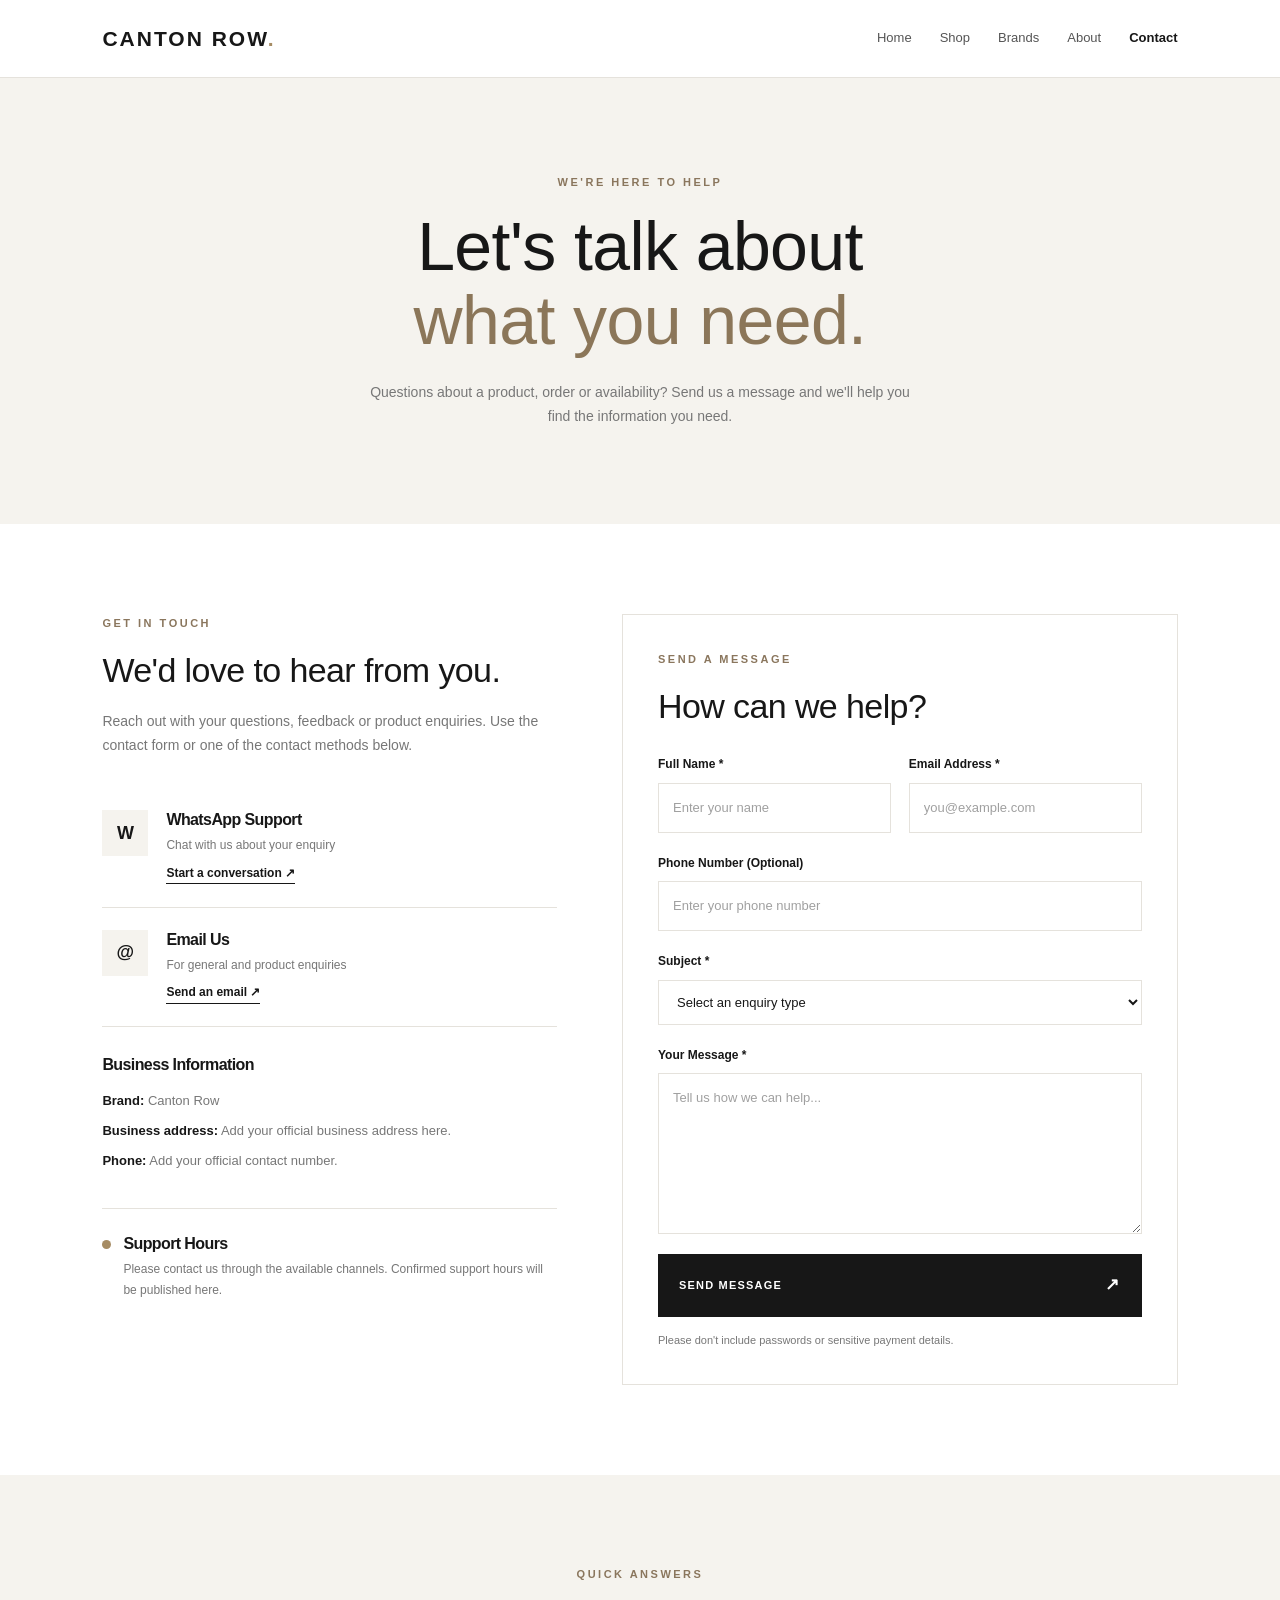
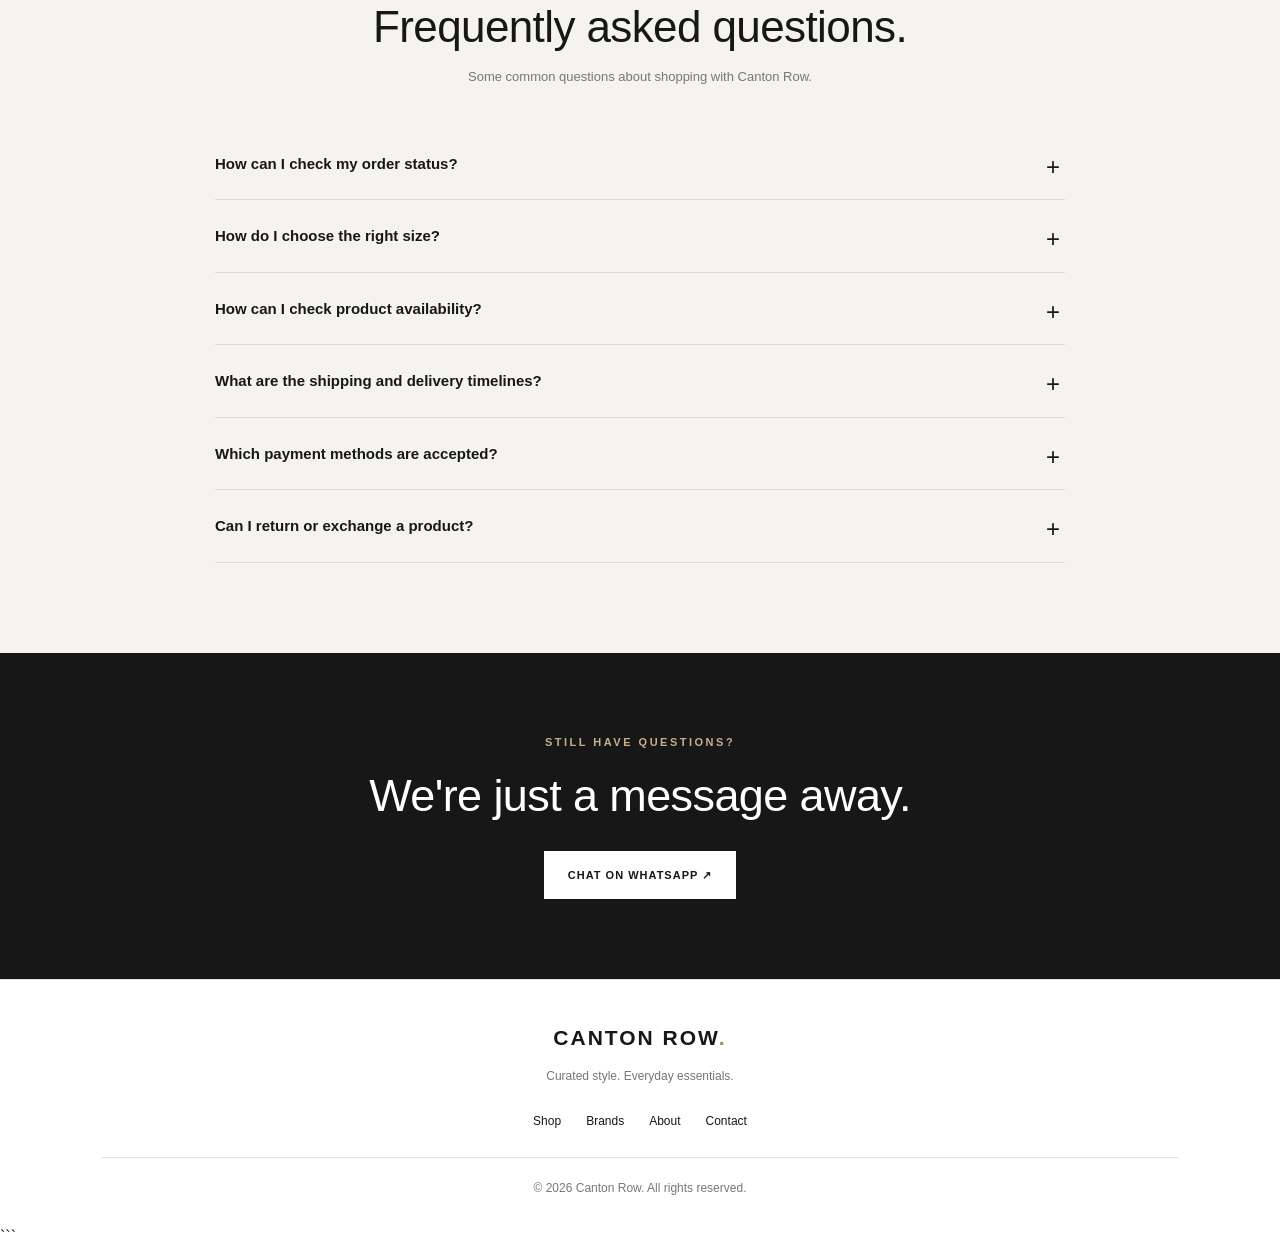
<file: contact.html>
<!DOCTYPE html>
<html lang="en">
<head>
    <meta charset="UTF-8">
    <meta name="viewport" content="width=device-width, initial-scale=1.0">

    <title>Contact Us | Canton Row</title>

    <link rel="stylesheet" href="css/style.css">
</head>
<body>

    <!-- Navbar -->
    <header class="navbar">
        <a href="index.html" class="logo">CANTON ROW<span>.</span></a>

        <nav>
            <a href="index.html">Home</a>
            <a href="catalog.html">Shop</a>
            <a href="brand.html">Brands</a>
            <a href="about.html">About</a>
            <a href="contact.html" class="active">Contact</a>
        </nav>
    </header>

    <main>
        <!-- Hero -->
        <section class="contact-hero">
            <p class="eyebrow">WE'RE HERE TO HELP</p>
            <h1>Let's talk about<br><span>what you need.</span></h1>
            <p>
                Questions about a product, order or availability?
                Send us a message and we'll help you find the information you need.
            </p>
        </section>

        <!-- Contact Section -->
        <section class="contact-section">

            <!-- Contact Details -->
            <div class="contact-info">
                <p class="eyebrow">GET IN TOUCH</p>
                <h2>We'd love to hear from you.</h2>

                <p class="info-description">
                    Reach out with your questions, feedback or product enquiries.
                    Use the contact form or one of the contact methods below.
                </p>

                <!-- WhatsApp -->
                <a
                    class="contact-card"
                    href="https://wa.me/YOURWHATSAPPNUMBER"
                    target="_blank"
                    rel="noopener noreferrer"
                >
                    <div class="contact-icon">W</div>
                    <div>
                        <h3>WhatsApp Support</h3>
                        <p>Chat with us about your enquiry</p>
                        <span>Start a conversation ↗</span>
                    </div>
                </a>

                <!-- Email -->
                <a
                    class="contact-card"
                    href="mailto:YOUR_EMAIL@example.com"
                >
                    <div class="contact-icon">@</div>
                    <div>
                        <h3>Email Us</h3>
                        <p>For general and product enquiries</p>
                        <span>Send an email ↗</span>
                    </div>
                </a>

                <!-- Business Details -->
                <div class="business-details">
                    <h3>Business Information</h3>
                    <p>
                        <strong>Brand:</strong> Canton Row
                    </p>
                    <p>
                        <strong>Business address:</strong>
                        Add your official business address here.
                    </p>
                    <p>
                        <strong>Phone:</strong>
                        Add your official contact number.
                    </p>
                </div>

                <div class="support-hours">
                    <span class="status-dot"></span>
                    <div>
                        <h3>Support Hours</h3>
                        <p>
                            Please contact us through the available channels.
                            Confirmed support hours will be published here.
                        </p>
                    </div>
                </div>
            </div>

            <!-- Contact Form -->
            <div class="contact-form-box">
                <p class="eyebrow">SEND A MESSAGE</p>
                <h2>How can we help?</h2>

                <form id="contactForm">

                    <div class="form-row">
                        <div class="form-group">
                            <label for="name">Full Name *</label>
                            <input
                                type="text"
                                id="name"
                                name="name"
                                placeholder="Enter your name"
                                required
                            >
                        </div>

                        <div class="form-group">
                            <label for="email">Email Address *</label>
                            <input
                                type="email"
                                id="email"
                                name="email"
                                placeholder="you@example.com"
                                required
                            >
                        </div>
                    </div>

                    <div class="form-group">
                        <label for="phone">Phone Number (Optional)</label>
                        <input
                            type="tel"
                            id="phone"
                            name="phone"
                            placeholder="Enter your phone number"
                        >
                    </div>

                    <div class="form-group">
                        <label for="subject">Subject *</label>
                        <select id="subject" name="subject" required>
                            <option value="">Select an enquiry type</option>
                            <option value="Product Enquiry">Product Enquiry</option>
                            <option value="Order Status">Order Status</option>
                            <option value="Size and Fit">Size and Fit</option>
                            <option value="Availability">Product Availability</option>
                            <option value="Shipping">Shipping and Delivery</option>
                            <option value="Returns">Returns and Exchanges</option>
                            <option value="Payment">Payment Query</option>
                            <option value="Other">Other</option>
                        </select>
                    </div>

                    <div class="form-group">
                        <label for="message">Your Message *</label>
                        <textarea
                            id="message"
                            name="message"
                            rows="6"
                            placeholder="Tell us how we can help..."
                            required
                        ></textarea>
                    </div>

                    <button type="submit" class="submit-btn">
                        SEND MESSAGE <span>↗</span>
                    </button>

                    <p class="form-note">
                        Please don't include passwords or sensitive payment details.
                    </p>

                    <p id="formStatus" class="form-status" role="status"></p>
                </form>
            </div>
        </section>

        <!-- FAQ -->
        <section class="faq-section">
            <div class="faq-heading">
                <p class="eyebrow">QUICK ANSWERS</p>
                <h2>Frequently asked questions.</h2>
                <p>
                    Some common questions about shopping with Canton Row.
                </p>
            </div>

            <div class="faq-list">

                <details class="faq-item">
                    <summary>How can I check my order status?</summary>
                    <p>
                        Visit the Orders page if your website supports order
                        tracking, or contact support with your order reference.
                    </p>
                </details>

                <details class="faq-item">
                    <summary>How do I choose the right size?</summary>
                    <p>
                        Check the size options displayed on the individual
                        product page. If you need more information, contact
                        us before placing your order.
                    </p>
                </details>

                <details class="faq-item">
                    <summary>How can I check product availability?</summary>
                    <p>
                        Open the product page and review its currently
                        available options. Contact us if you need clarification.
                    </p>
                </details>

                <details class="faq-item">
                    <summary>What are the shipping and delivery timelines?</summary>
                    <p>
                        Delivery timelines can vary. Please check the
                        confirmed shipping information provided by Canton Row
                        before placing an order.
                    </p>
                </details>

                <details class="faq-item">
                    <summary>Which payment methods are accepted?</summary>
                    <p>
                        Please refer to the payment options shown during
                        checkout. Only list payment methods that your website
                        actually supports.
                    </p>
                </details>

                <details class="faq-item">
                    <summary>Can I return or exchange a product?</summary>
                    <p>
                        Return and exchange eligibility depends on the
                        applicable store policy. Please review the official
                        policy or contact support before ordering.
                    </p>
                </details>

            </div>
        </section>

        <!-- Bottom CTA -->
        <section class="contact-cta">
            <p class="eyebrow">STILL HAVE QUESTIONS?</p>
            <h2>We're just a message away.</h2>
            <a
                href="https://wa.me/YOURWHATSAPPNUMBER"
                target="_blank"
                rel="noopener noreferrer"
                class="whatsapp-btn"
            >
                CHAT ON WHATSAPP ↗
            </a>
        </section>
    </main>

    <!-- Footer -->
    <footer class="footer">
        <a href="index.html" class="logo">CANTON ROW<span>.</span></a>
        <p>Curated style. Everyday essentials.</p>

        <div class="footer-links">
            <a href="catalog.html">Shop</a>
            <a href="brand.html">Brands</a>
            <a href="about.html">About</a>
            <a href="contact.html">Contact</a>
        </div>

        <p class="copyright">
            © 2026 Canton Row. All rights reserved.
        </p>
    </footer>

    <script>
        const contactForm = document.getElementById("contactForm");
        const formStatus = document.getElementById("formStatus");

        contactForm.addEventListener("submit", function(event) {
            event.preventDefault();

            formStatus.textContent =
                "The form is ready, but message delivery is not configured yet. Please contact us using the available contact details.";

            formStatus.classList.add("visible");
        });
    </script>

</body>
</html>
```
</file>
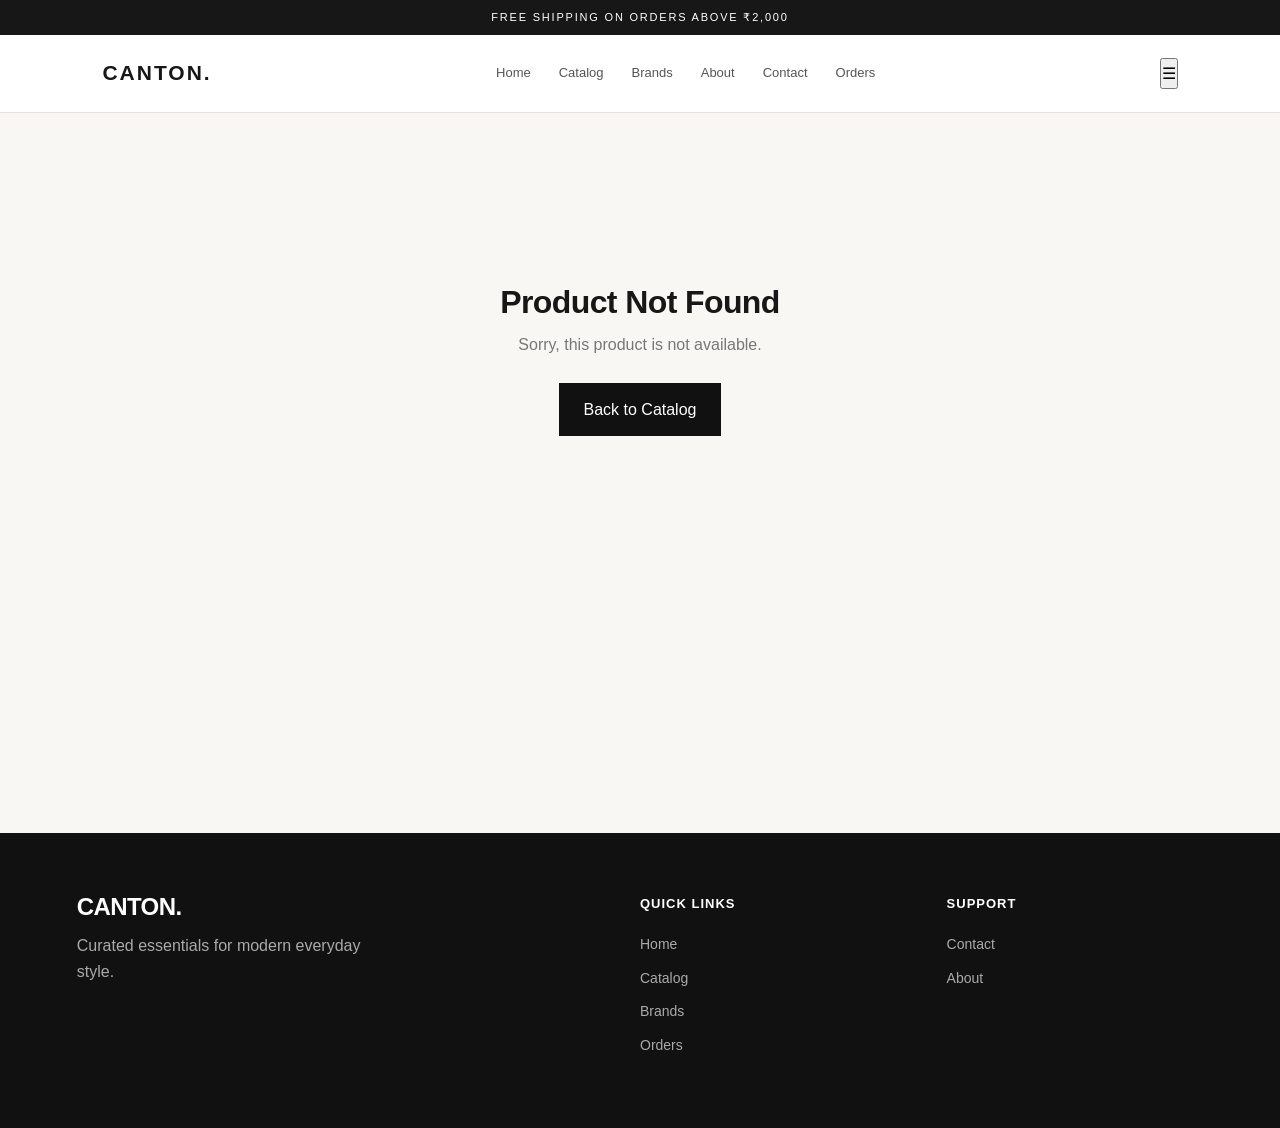
<file: product.html>
<!DOCTYPE html>
<html lang="en">

<head>
    <meta charset="UTF-8">
    <meta name="viewport" content="width=device-width, initial-scale=1.0">

    <title>Product | Canton Row</title>

    <link rel="stylesheet" href="css/style.css">
</head>

<body>

    <!-- Announcement Bar -->
    <div class="announcement-bar">
        Free shipping on orders above ₹2,000
    </div>


    <!-- Navbar -->
    <header class="navbar">

        <div class="logo">
            CANTON.
        </div>

        <nav class="nav-links">
            <a href="index.html">Home</a>
            <a href="catalog.html">Catalog</a>
            <a href="brand.html">Brands</a>
            <a href="about.html">About</a>
            <a href="contact.html">Contact</a>
            <a href="orders.html">Orders</a>
        </nav>

        <button class="menu-btn">
            ☰
        </button>

    </header>


    <!-- Product Section -->
    <main class="product-page">

        <div class="product-container">

            <!-- Product Image -->
            <div class="product-detail-image">

                <img
                    id="productImage"
                    src=""
                    alt="Product"
                >

            </div>


            <!-- Product Information -->
            <div class="product-detail-info">

                <p id="productCategory" class="detail-category">
                    Category
                </p>

                <h1 id="productName">
                    Product Name
                </h1>

                <p id="productBrand" class="detail-brand">
                    Brand
                </p>

                <div class="detail-price" id="productPrice">
                    ₹0
                </div>


                <div class="detail-divider"></div>


                <!-- Description -->
                <div class="detail-section">

                    <h3>About the Product</h3>

                    <p id="productDescription">
                        A premium product designed for everyday style,
                        comfort and effortless performance.
                    </p>

                </div>


                <!-- Sizes -->
                <div
                    class="detail-section"
                    id="sizeSection"
                >

                    <h3>Select Size</h3>

                    <div
                        id="sizeOptions"
                        class="variant-options"
                    ></div>

                </div>


                <!-- Colors -->
                <div
                    class="detail-section"
                    id="colorSection"
                >

                    <h3>Select Colour</h3>

                    <div
                        id="colorOptions"
                        class="variant-options"
                    ></div>

                </div>


                <!-- Quantity -->
                <div class="detail-section">

                    <h3>Quantity</h3>

                    <div class="quantity-box">

                        <button id="minusBtn">
                            −
                        </button>

                        <span id="quantity">
                            1
                        </span>

                        <button id="plusBtn">
                            +
                        </button>

                    </div>

                </div>


                <!-- Buttons -->
                <div class="product-actions">

                    <button
                        id="orderBtn"
                        class="primary-order-btn"
                    >
                        Order Now
                    </button>

                    <button
                        id="backBtn"
                        class="secondary-btn"
                    >
                        Back to Catalog
                    </button>

                </div>

            </div>

        </div>

    </main>


    <!-- Footer -->
    <footer class="product-footer">

        <div>
            <h3>CANTON.</h3>
            <p>
                Curated essentials for modern everyday style.
            </p>
        </div>

        <div>
            <h4>Quick Links</h4>

            <a href="index.html">Home</a>
            <a href="catalog.html">Catalog</a>
            <a href="brand.html">Brands</a>
            <a href="orders.html">Orders</a>
        </div>

        <div>
            <h4>Support</h4>

            <a href="contact.html">Contact</a>
            <a href="about.html">About</a>
        </div>

    </footer>


    <!-- JavaScript -->

    <script src="js/products.js"></script>
    

</body>

</html>
</file>
<file: css/style.css>
/* ========================================
   1. GLOBAL STYLES
======================================== */

:root {
    --background: #f7f5f0;
    --surface: #ffffff;
    --black: #171717;
    --charcoal: #30302e;
    --muted: #77756f;
    --beige: #ded1bd;
    --border: #e6e1d8;

    --font-heading: "Manrope", sans-serif;
    --font-body: "DM Sans", sans-serif;

    --container: 1240px;
}

* {
    margin: 0;
    padding: 0;
    box-sizing: border-box;
}

html {
    scroll-behavior: smooth;
    scroll-padding-top: 100px;
}

body {
    background: var(--background);
    color: var(--black);
    font-family: var(--font-body);
    line-height: 1.6;
    -webkit-font-smoothing: antialiased;
}

img {
    display: block;
    width: 100%;
    height: 100%;
    object-fit: cover;
}

a {
    color: inherit;
    text-decoration: none;
}

button,
a {
    -webkit-tap-highlight-color: transparent;
}

.container {
    width: min(var(--container), calc(100% - 80px));
    margin-inline: auto;
}

::selection {
    background: var(--beige);
    color: var(--black);
}


/* ========================================
   2. ANNOUNCEMENT BAR
======================================== */

.announcement-bar {
    background: var(--black);
    color: #ffffff;
    padding: 8px 16px;
    text-align: center;
    font-size: 11px;
    letter-spacing: 1.8px;
    text-transform: uppercase;
}


/* ========================================
   3. NAVBAR
======================================== */

.site-header {
    position: sticky;
    top: 0;
    z-index: 100;
    background: rgba(247, 245, 240, 0.96);
    border-bottom: 1px solid var(--border);
    backdrop-filter: blur(14px);
}

.navbar {
    min-height: 82px;
    display: flex;
    align-items: center;
    justify-content: space-between;
    gap: 28px;
}

.logo {
    font-family: var(--font-heading);
    font-size: 29px;
    font-weight: 800;
    letter-spacing: -1.8px;
    white-space: nowrap;
}

.logo span {
    color: #a68c6b;
}

.nav-links {
    display: flex;
    align-items: center;
    gap: 30px;
    list-style: none;
}

.nav-links a {
    position: relative;
    color: #55534e;
    font-size: 13px;
    font-weight: 500;
    transition: color 0.25s ease;
}

.nav-links a:hover,
.nav-links a.active {
    color: var(--black);
}

.nav-links a.active::after {
    content: "";
    position: absolute;
    left: 0;
    right: 0;
    bottom: -8px;
    height: 2px;
    background: var(--black);
}

.nav-cta {
    display: inline-flex;
    align-items: center;
    gap: 15px;
    padding: 12px 18px;
    background: var(--black);
    color: white;
    font-size: 12px;
    font-weight: 600;
    white-space: nowrap;
    transition: background 0.25s ease;
}

.nav-cta:hover {
    background: #44413b;
}

.nav-cta span {
    font-size: 16px;
}


/* ========================================
   4. HERO SECTION
======================================== */

.hero {
    min-height: 560px;
    display: grid;
    grid-template-columns: 0.9fr 1.1fr;
    align-items: center;
    gap: 65px;
    padding-top: 48px;
    padding-bottom: 72px;
    position: relative;
}

.hero-content {
    padding: 30px 0;
}

.eyebrow {
    display: block;
    color: #8a765d;
    font-size: 10px;
    font-weight: 700;
    letter-spacing: 2.4px;
    text-transform: uppercase;
    margin-bottom: 20px;
}

.hero h1 {
    font-family: var(--font-heading);
    font-size: clamp(55px, 6.2vw, 83px);
    line-height: 1.04;
    letter-spacing: -5px;
    font-weight: 700;
}

.hero h1 span,
.section-heading h2 span,
.arrival-content h2 span {
    color: #a68c6b;
}

.hero-content > p {
    max-width: 370px;
    margin-top: 24px;
    color: var(--muted);
    font-size: 15px;
    line-height: 1.9;
}

.hero-actions {
    display: flex;
    flex-wrap: wrap;
    gap: 12px;
    margin-top: 32px;
}

.btn {
    min-height: 50px;
    display: inline-flex;
    justify-content: center;
    align-items: center;
    gap: 22px;
    padding: 0 22px;
    font-size: 12px;
    font-weight: 600;
    transition: all 0.25s ease;
}

.btn-dark {
    background: var(--black);
    color: white;
    border: 1px solid var(--black);
}

.btn-dark:hover {
    background: #44413b;
    border-color: #44413b;
    transform: translateY(-2px);
}

.btn-outline {
    border: 1px solid #d4cec3;
    color: var(--black);
    background: transparent;
}

.btn-outline:hover {
    border-color: var(--black);
}

.hero-note {
    display: flex;
    align-items: center;
    gap: 12px;
    margin-top: 55px;
    color: #8c8982;
    font-size: 9px;
    font-weight: 600;
    letter-spacing: 1.5px;
}

.note-line {
    width: 34px;
    height: 1px;
    background: #a68c6b;
}

.hero-visual {
    height: 470px;
    position: relative;
    background: #e7e0d6;
}

.hero-visual > img {
    object-position: center;
}

.hero-image-label {
    position: absolute;
    left: 22px;
    right: 22px;
    bottom: 18px;
    display: flex;
    justify-content: space-between;
    color: white;
    font-size: 9px;
    font-weight: 600;
    letter-spacing: 1.5px;
    text-shadow: 0 1px 8px #333;
}

.floating-tag {
    position: absolute;
    top: 24px;
    right: -18px;
    display: flex;
    align-items: center;
    gap: 9px;
    padding: 12px 15px;
    background: var(--surface);
    font-size: 9px;
    font-weight: 700;
    letter-spacing: 1px;
    box-shadow: 0 8px 30px #0000000a;
}

.tag-dot {
    width: 7px;
    height: 7px;
    border-radius: 50%;
    background: #9b8567;
}

.hero-index {
    position: absolute;
    bottom: 30px;
    left: 0;
    color: #99948a;
    font-size: 9px;
    letter-spacing: 2px;
}


/* ========================================
   5. SHARED SECTION STYLES
======================================== */

.section {
    padding-top: 85px;
    padding-bottom: 90px;
}

.section-heading {
    display: flex;
    align-items: end;
    justify-content: space-between;
    gap: 20px;
    margin-bottom: 32px;
}

.section-heading .eyebrow {
    margin-bottom: 10px;
}

.section-heading h2,
.arrival-content h2 {
    font-family: var(--font-heading);
    font-size: clamp(32px, 4vw, 45px);
    line-height: 1.2;
    letter-spacing: -2px;
    font-weight: 700;
}

.text-link {
    display: inline-block;
    padding-bottom: 6px;
    border-bottom: 1px solid #b9b1a5;
    font-size: 12px;
    font-weight: 600;
    white-space: nowrap;
    transition: border-color 0.25s ease;
}

.text-link:hover {
    border-color: var(--black);
}


/* ========================================
   6. FEATURED COLLECTIONS
======================================== */

.collection-grid {
    display: grid;
    grid-template-columns: repeat(3, minmax(0, 1fr));
    gap: 20px;
}

.collection-card {
    position: relative;
    display: block;
    height: 410px;
    overflow: hidden;
    background: #e4ddd2;
    color: white;
}

.collection-card::after {
    content: "";
    position: absolute;
    inset: 0;
    background: linear-gradient(
        to top,
        rgba(0, 0, 0, 0.75),
        rgba(0, 0, 0, 0.12) 55%,
        transparent
    );
    transition: background 0.3s ease;
}

.collection-card > img {
    transition: transform 0.65s ease;
}

.collection-card:hover > img {
    transform: scale(1.06);
}

.collection-overlay {
    position: absolute;
    z-index: 1;
    left: 24px;
    right: 24px;
    bottom: 24px;
}

.collection-overlay > span {
    font-size: 9px;
    font-weight: 600;
    letter-spacing: 1.8px;
    opacity: 0.8;
}

.collection-title {
    display: flex;
    align-items: center;
    justify-content: space-between;
    gap: 10px;
    margin-top: 8px;
}

.collection-title h3 {
    font-family: var(--font-heading);
    font-size: 30px;
    line-height: 1.2;
    letter-spacing: -1px;
}

.circle-arrow {
    width: 38px;
    height: 38px;
    display: grid;
    place-items: center;
    flex-shrink: 0;
    border: 1px solid #ffffffa0;
    border-radius: 50%;
    transition: background 0.25s ease, color 0.25s ease;
}

.collection-card:hover .circle-arrow {
    background: white;
    color: var(--black);
}

.collection-overlay p {
    margin-top: 8px;
    font-size: 12px;
    color: #f0efec;
}


/* ========================================
   7. TRENDING PRODUCTS
======================================== */

.trending-section {
    background: #f0ede6;
}

.product-grid {
    display: grid;
    grid-template-columns: repeat(4, minmax(0, 1fr));
    gap: 20px;
}

.product-card {
    min-width: 0;
}

.product-image {
    display: block;
    position: relative;
    aspect-ratio: 4 / 4.7;
    overflow: hidden;
    background: #e4dfd6;
}

.product-image img {
    transition: transform 0.55s ease;
}

.product-card:hover .product-image img {
    transform: scale(1.045);
}

.product-badge {
    position: absolute;
    top: 12px;
    left: 12px;
    z-index: 2;
    padding: 6px 9px;
    background: var(--black);
    color: white;
    font-size: 8px;
    font-weight: 600;
    letter-spacing: 0.8px;
}

.badge-light {
    background: #f7f5f0;
    color: var(--black);
}

.product-info {
    padding-top: 15px;
}

.product-title-row {
    display: flex;
    justify-content: space-between;
    align-items: baseline;
    gap: 8px;
}

.product-title-row h3 {
    font-size: 13px;
    font-weight: 600;
}

.price {
    font-size: 12px;
    font-weight: 700;
    white-space: nowrap;
}

.product-category {
    margin-top: 4px;
    color: var(--muted);
    font-size: 11px;
}

.size-list {
    display: flex;
    flex-wrap: wrap;
    gap: 6px;
    margin-top: 15px;
}

.size-list span {
    min-width: 29px;
    height: 28px;
    display: grid;
    place-items: center;
    padding: 0 5px;
    border: 1px solid #ded9cf;
    font-size: 10px;
    color: #55534e;
}

.size-list .size-na {
    padding-inline: 9px;
}

.order-btn {
    width: 100%;
    display: flex;
    align-items: center;
    justify-content: space-between;
    gap: 10px;
    margin-top: 15px;
    padding: 12px 13px;
    border: 1px solid #cfc8bc;
    font-size: 11px;
    font-weight: 600;
    transition: background 0.25s ease, color 0.25s ease;
}

.order-btn:hover {
    background: var(--black);
    color: white;
    border-color: var(--black);
}


/* ========================================
   8. NEW ARRIVALS
======================================== */

.new-arrivals {
    display: grid;
    grid-template-columns: 1fr 0.85fr;
    align-items: center;
    gap: 90px;
    padding-top: 110px;
    padding-bottom: 110px;
}

.arrival-image {
    position: relative;
    height: 420px;
    background: #e4ddd2;
}

.arrival-image > img {
    object-position: center;
}

.arrival-stamp {
    position: absolute;
    top: 20px;
    right: -20px;
    width: 83px;
    height: 83px;
    display: grid;
    place-items: center;
    border-radius: 50%;
    background: var(--black);
    color: white;
    font-family: var(--font-heading);
    font-size: 11px;
    font-weight: 700;
    line-height: 1.4;
    letter-spacing: 1px;
    text-align: center;
    transform: rotate(10deg);
}

.arrival-content .eyebrow {
    margin-bottom: 18px;
}

.arrival-content h2 {
    font-size: clamp(38px, 4.4vw, 54px);
}

.arrival-content > p {
    max-width: 390px;
    margin-top: 22px;
    margin-bottom: 28px;
    color: var(--muted);
    font-size: 14px;
    line-height: 1.9;
}

.arrival-caption {
    display: block;
    margin-top: 30px;
    color: #8c8982;
    font-size: 9px;
    font-weight: 600;
    letter-spacing: 1.5px;
}


/* ========================================
   9. FOOTER
======================================== */

.site-footer {
    background: #191918;
    color: #f7f5f0;
    padding-top: 65px;
    padding-bottom: 22px;
}

.footer-main {
    display: grid;
    grid-template-columns: 1.6fr 0.8fr 1fr 0.8fr;
    gap: 50px;
    padding-bottom: 55px;
}

.footer-logo {
    display: inline-block;
    font-size: 31px;
}

.footer-logo span {
    color: #c4a984;
}

.footer-brand p {
    max-width: 270px;
    margin-top: 16px;
    color: #aaa8a2;
    font-size: 12px;
    line-height: 1.9;
}

.footer-column {
    display: flex;
    flex-direction: column;
    align-items: flex-start;
    gap: 12px;
}

.footer-column h4 {
    margin-bottom: 8px;
    font-size: 10px;
    letter-spacing: 1.7px;
}

.footer-column a {
    color: #aaa8a2;
    font-size: 12px;
    transition: color 0.2s ease;
}

.footer-column a:hover {
    color: white;
}

.footer-bottom {
    display: flex;
    justify-content: space-between;
    gap: 20px;
    padding-top: 22px;
    border-top: 1px solid #383733;
}

.footer-bottom p {
    color: #92908a;
    font-size: 9px;
    letter-spacing: 0.8px;
}


/* ========================================
   10. TABLET RESPONSIVENESS
======================================== */

@media (max-width: 1050px) {
    .container {
        width: calc(100% - 48px);
    }

    .navbar {
        gap: 18px;
    }

    .nav-links {
        gap: 17px;
    }

    .nav-links a {
        font-size: 12px;
    }

    .hero {
        gap: 35px;
    }

    .hero h1 {
        font-size: 64px;
        letter-spacing: -3px;
    }

    .hero-visual {
        height: 410px;
    }

    .collection-card {
        height: 340px;
    }

    .collection-overlay {
        left: 17px;
        right: 17px;
        bottom: 18px;
    }

    .collection-title h3 {
        font-size: 25px;
    }

    .product-grid {
        grid-template-columns: repeat(2, minmax(0, 1fr));
        row-gap: 32px;
    }

    .new-arrivals {
        gap: 45px;
    }

    .footer-main {
        gap: 30px;
    }
}


/* ========================================
   11. MOBILE RESPONSIVENESS
======================================== */

@media (max-width: 700px) {
    .container {
        width: calc(100% - 36px);
    }

    .announcement-bar {
        font-size: 9px;
        letter-spacing: 1.3px;
    }

    .navbar {
        min-height: 70px;
        flex-wrap: wrap;
        gap: 12px;
        padding-top: 12px;
        padding-bottom: 12px;
    }

    .logo {
        font-size: 25px;
    }

    .nav-cta {
        padding: 10px 12px;
        gap: 8px;
        font-size: 11px;
    }

    .nav-links {
        order: 3;
        width: 100%;
        display: flex;
        gap: 23px;
        overflow-x: auto;
        padding: 7px 0 4px;
        scrollbar-width: none;
    }

    .nav-links::-webkit-scrollbar {
        display: none;
    }

    .nav-links li {
        flex-shrink: 0;
    }

    .nav-links a {
        font-size: 12px;
    }

    .nav-links a.active::after {
        bottom: -5px;
    }

    .hero {
        grid-template-columns: 1fr;
        gap: 28px;
        padding-top: 34px;
        padding-bottom: 65px;
    }

    .hero-content {
        padding: 0;
    }

    .eyebrow {
        font-size: 9px;
        letter-spacing: 2px;
        margin-bottom: 15px;
    }

    .hero h1 {
        font-size: clamp(53px, 12vw, 72px);
        letter-spacing: -3.5px;
    }

    .hero-content > p {
        margin-top: 17px;
        font-size: 14px;
    }

    .hero-actions {
        gap: 10px;
        margin-top: 24px;
    }

    .btn {
        min-height: 47px;
        padding-inline: 15px;
        gap: 12px;
        font-size: 11px;
    }

    .hero-note {
        margin-top: 30px;
        font-size: 8px;
    }

    .hero-visual {
        height: 370px;
    }

    .floating-tag {
        right: -5px;
        top: 15px;
        font-size: 8px;
    }

    .hero-index {
        bottom: 26px;
    }

    .section {
        padding-top: 65px;
        padding-bottom: 65px;
    }

    .section-heading {
        align-items: flex-start;
        flex-direction: column;
        gap: 15px;
        margin-bottom: 25px;
    }

    .section-heading h2 {
        font-size: 34px;
        letter-spacing: -1.5px;
    }

    .collection-grid {
        grid-template-columns: 1fr;
        gap: 14px;
    }

    .collection-card {
        height: 350px;
    }

    .collection-title h3 {
        font-size: 28px;
    }

    .product-grid {
        grid-template-columns: repeat(2, minmax(0, 1fr));
        gap: 27px 12px;
    }

    .product-badge {
        top: 8px;
        left: 8px;
        padding: 5px 6px;
        font-size: 7px;
    }

    .product-info {
        padding-top: 11px;
    }

    .product-title-row {
        align-items: flex-start;
        flex-direction: column;
        gap: 3px;
    }

    .product-title-row h3 {
        font-size: 12px;
    }

    .price {
        font-size: 12px;
    }

    .product-category {
        font-size: 10px;
    }

    .size-list {
        gap: 4px;
        margin-top: 11px;
    }

    .size-list span {
        min-width: 25px;
        height: 25px;
        font-size: 9px;
    }

    .order-btn {
        padding: 11px 9px;
        font-size: 10px;
    }

    .new-arrivals {
        grid-template-columns: 1fr;
        gap: 35px;
        padding-top: 75px;
        padding-bottom: 75px;
    }

    .arrival-image {
        height: 350px;
    }

    .arrival-stamp {
        right: -8px;
        width: 72px;
        height: 72px;
        font-size: 10px;
    }

    .arrival-content h2 {
        font-size: 42px;
        letter-spacing: -2px;
    }

    .arrival-content > p {
        font-size: 13px;
    }

    .footer-main {
        grid-template-columns: repeat(2, minmax(0, 1fr));
        gap: 35px 22px;
        padding-bottom: 38px;
    }

    .footer-brand {
        grid-column: 1 / -1;
    }

    .footer-bottom {
        flex-direction: column;
        gap: 10px;
    }
}


/* ========================================
   12. SMALL MOBILE SCREENS
======================================== */

@media (max-width: 380px) {
    .container {
        width: calc(100% - 28px);
    }

    .nav-links {
        gap: 18px;
    }

    .hero h1 {
        font-size: 49px;
    }

    .hero-visual {
        height: 300px;
    }

    .btn {
        padding-inline: 11px;
        font-size: 10px;
    }

    .collection-card {
        height: 300px;
    }

    .product-grid {
        gap: 24px 10px;
    }

    .product-title-row h3 {
        font-size: 11px;
    }
}


/* ========================================
   13. ACCESSIBILITY
======================================== */

a:focus-visible {
    outline: 2px solid #a68c6b;
    outline-offset: 4px;
}

@media (prefers-reduced-motion: reduce) {
    *,
    *::before,
    *::after {
        scroll-behavior: auto !important;
        transition-duration: 0.01ms !important;
        animation-duration: 0.01ms !important;
    }
}

/* ================================================================================================= */

/* ========================================
   CATALOG PAGE
======================================== */

.catalog-hero {
    padding-top: 80px;
    padding-bottom: 75px;
    border-bottom: 1px solid var(--border);
}

.catalog-hero h1 {
    font-family: var(--font-heading);
    font-size: clamp(50px, 6vw, 78px);
    line-height: 1.05;
    letter-spacing: -4px;
    font-weight: 700;
}

.catalog-hero h1 span {
    color: #a68c6b;
}

.catalog-hero p {
    max-width: 500px;
    margin-top: 22px;
    color: var(--muted);
    font-size: 14px;
    line-height: 1.8;
}


/* ========================================
   CATALOG MAIN
======================================== */

.catalog-section {
    padding-top: 45px;
    padding-bottom: 100px;
}

.catalog-top {
    display: flex;
    justify-content: space-between;
    gap: 20px;
    margin-bottom: 38px;
}

.search-box {
    width: 420px;
    height: 50px;
    display: flex;
    align-items: center;
    gap: 12px;
    padding: 0 16px;
    background: white;
    border: 1px solid var(--border);
}

.search-box span {
    color: #777;
    font-size: 24px;
}

.search-box input {
    width: 100%;
    border: none;
    outline: none;
    background: transparent;
    color: var(--black);
    font-family: var(--font-body);
    font-size: 13px;
}

.search-box input::placeholder {
    color: #999;
}

.catalog-top select {
    width: 190px;
    padding: 0 14px;
    border: 1px solid var(--border);
    background: white;
    color: var(--black);
    font-family: var(--font-body);
    font-size: 12px;
    outline: none;
}


/* ========================================
   CATALOG LAYOUT
======================================== */

.catalog-layout {
    display: grid;
    grid-template-columns: 220px 1fr;
    gap: 45px;
}


/* ========================================
   FILTERS
======================================== */

.catalog-filters {
    border-top: 1px solid var(--black);
    padding-top: 18px;
}

.filter-heading {
    display: flex;
    justify-content: space-between;
    align-items: center;
    margin-bottom: 30px;
}

.filter-heading h3 {
    font-family: var(--font-heading);
    font-size: 18px;
}

.filter-heading button {
    border: none;
    background: transparent;
    color: #888;
    font-size: 10px;
    cursor: pointer;
    text-decoration: underline;
}

.filter-group {
    padding-bottom: 27px;
    margin-bottom: 27px;
    border-bottom: 1px solid var(--border);
}

.filter-group h4 {
    margin-bottom: 15px;
    font-size: 11px;
    letter-spacing: 1px;
    text-transform: uppercase;
}

.filter-group label {
    display: flex;
    align-items: center;
    gap: 9px;
    margin-bottom: 11px;
    color: #66635d;
    font-size: 12px;
    cursor: pointer;
}

.filter-group input {
    width: 14px;
    height: 14px;
    accent-color: var(--black);
}


/* ========================================
   CATALOG PRODUCTS
======================================== */

.catalog-results {
    margin-bottom: 18px;
    color: #85827c;
    font-size: 11px;
}

.catalog-results strong {
    color: var(--black);
}

.catalog-product-grid {
    display: grid;
    grid-template-columns: repeat(3, minmax(0, 1fr));
    gap: 28px 18px;
}

.catalog-product-card {
    min-width: 0;
}

.catalog-product-image {
    position: relative;
    aspect-ratio: 4 / 4.8;
    overflow: hidden;
    background: #e5dfd6;
}

.catalog-product-image img {
    transition: transform 0.55s ease;
}

.catalog-product-card:hover .catalog-product-image img {
    transform: scale(1.05);
}

.catalog-product-info {
    padding-top: 14px;
}

.catalog-product-title {
    display: flex;
    align-items: flex-start;
    justify-content: space-between;
    gap: 12px;
}

.catalog-product-title h3 {
    font-size: 14px;
    font-weight: 600;
}

.catalog-product-title p {
    margin-top: 4px;
    color: var(--muted);
    font-size: 10px;
}

.catalog-product-title strong {
    font-size: 13px;
    white-space: nowrap;
}

.variant-label {
    margin-top: 17px;
    color: #77736c;
    font-size: 9px;
    font-weight: 600;
    letter-spacing: 1px;
    text-transform: uppercase;
}

.catalog-product-info .size-list {
    margin-top: 7px;
}

.catalog-product-info .size-list span {
    padding-inline: 9px;
}


/* ========================================
   CATALOG BUTTONS
======================================== */

.catalog-buttons {
    display: grid;
    grid-template-columns: 1fr 1fr;
    gap: 7px;
    margin-top: 14px;
}

.product-details-btn {
    min-height: 42px;
    display: flex;
    align-items: center;
    justify-content: center;
    border: 1px solid #d2ccc1;
    font-size: 10px;
    font-weight: 600;
    transition: all 0.25s ease;
}

.product-details-btn:hover {
    border-color: var(--black);
}

.catalog-buttons .order-btn {
    min-height: 42px;
    margin-top: 0;
    padding: 0 11px;
}


/* ========================================
   CATALOG TABLET
======================================== */

@media (max-width: 1050px) {

    .catalog-layout {
        grid-template-columns: 180px 1fr;
        gap: 30px;
    }

    .catalog-product-grid {
        grid-template-columns: repeat(2, minmax(0, 1fr));
    }

}


/* ========================================
   CATALOG MOBILE
======================================== */

@media (max-width: 700px) {

    .catalog-hero {
        padding-top: 55px;
        padding-bottom: 50px;
    }

    .catalog-hero h1 {
        font-size: 52px;
        letter-spacing: -3px;
    }

    .catalog-hero p {
        font-size: 13px;
    }

    .catalog-section {
        padding-top: 30px;
        padding-bottom: 70px;
    }

    .catalog-top {
        flex-direction: column;
    }

    .search-box {
        width: 100%;
    }

    .catalog-top select {
        width: 100%;
        height: 48px;
    }

    .catalog-layout {
        grid-template-columns: 1fr;
        gap: 35px;
    }

    .catalog-filters {
        border-top: none;
        padding-top: 0;
    }

    .filter-heading {
        margin-bottom: 18px;
    }

    .filter-group {
        margin-bottom: 18px;
        padding-bottom: 18px;
    }

    .catalog-product-grid {
        grid-template-columns: repeat(2, minmax(0, 1fr));
        gap: 30px 12px;
    }

    .catalog-product-title {
        flex-direction: column;
        gap: 4px;
    }

    .catalog-product-title h3 {
        font-size: 12px;
    }

    .catalog-product-title strong {
        font-size: 12px;
    }

    .catalog-buttons {
        grid-template-columns: 1fr;
    }

    .product-details-btn,
    .catalog-buttons .order-btn {
        min-height: 40px;
    }

}
/* =============================================================================================== */
/* =====================================================
   PRODUCT DETAIL PAGE
===================================================== */

.product-page {
    min-height: 80vh;
    padding: 70px 6%;
    background: #f8f7f3;
}

.product-container {
    max-width: 1250px;
    margin: auto;

    display: grid;
    grid-template-columns: 1.1fr 0.9fr;
    gap: 70px;

    align-items: start;
}


/* =====================================================
   PRODUCT IMAGE
===================================================== */

.product-detail-image {
    width: 100%;
    background: #ecebe7;

    display: flex;
    align-items: center;
    justify-content: center;

    overflow: hidden;
}

.product-detail-image img {
    width: 100%;
    height: 650px;

    object-fit: cover;

    display: block;

    transition: transform 0.4s ease;
}

.product-detail-image:hover img {
    transform: scale(1.03);
}


/* =====================================================
   PRODUCT INFORMATION
===================================================== */

.product-detail-info {
    padding-top: 15px;
}

.detail-category {
    font-size: 12px;
    letter-spacing: 2px;
    text-transform: uppercase;

    color: #777;

    margin-bottom: 12px;
}

.product-detail-info h1 {
    font-size: 48px;
    line-height: 1.05;

    font-weight: 500;

    margin: 0 0 12px;

    color: #111;
}

.detail-brand {
    font-size: 15px;
    color: #777;

    margin-bottom: 25px;
}

.detail-price {
    font-size: 24px;
    font-weight: 500;

    color: #111;
}

.detail-divider {
    width: 100%;
    height: 1px;

    background: #ddd;

    margin: 30px 0;
}


/* =====================================================
   DETAIL SECTIONS
===================================================== */

.detail-section {
    margin-bottom: 28px;
}

.detail-section h3 {
    font-size: 14px;

    font-weight: 600;

    margin-bottom: 14px;

    color: #111;
}

#productDescription {
    max-width: 520px;

    color: #666;

    line-height: 1.7;

    font-size: 15px;
}


/* =====================================================
   SIZE / COLOR OPTIONS
===================================================== */

.variant-options {
    display: flex;

    flex-wrap: wrap;

    gap: 10px;
}

.variant-btn {
    min-width: 48px;
    height: 42px;

    padding: 0 15px;

    background: transparent;

    border: 1px solid #ccc;

    cursor: pointer;

    font-size: 13px;

    transition: all 0.2s ease;
}

.variant-btn:hover {
    border-color: #111;
}

.variant-btn.selected {
    background: #111;
    color: white;

    border-color: #111;
}


/* =====================================================
   QUANTITY
===================================================== */

.quantity-box {
    width: 120px;

    display: flex;

    align-items: center;

    justify-content: space-between;

    border: 1px solid #ccc;

    height: 44px;
}

.quantity-box button {
    width: 40px;
    height: 100%;

    border: none;

    background: transparent;

    font-size: 18px;

    cursor: pointer;
}

.quantity-box span {
    font-size: 14px;
}


/* =====================================================
   PRODUCT BUTTONS
===================================================== */

.product-actions {
    display: flex;

    flex-direction: column;

    gap: 12px;

    margin-top: 35px;
}

.primary-order-btn,
.secondary-btn {
    width: 100%;

    height: 52px;

    border: none;

    font-size: 13px;

    letter-spacing: 0.5px;

    cursor: pointer;

    transition: 0.25s ease;
}

.primary-order-btn {
    background: #111;
    color: white;
}

.primary-order-btn:hover {
    background: #333;
}

.secondary-btn {
    background: transparent;

    color: #111;

    border: 1px solid #ccc;
}

.secondary-btn:hover {
    border-color: #111;
}


/* =====================================================
   PRODUCT NOT FOUND
===================================================== */

.product-not-found {
    grid-column: 1 / -1;

    text-align: center;

    padding: 100px 20px;
}

.product-not-found h2 {
    font-size: 32px;

    margin-bottom: 10px;
}

.product-not-found p {
    color: #777;

    margin-bottom: 25px;
}

.product-not-found a {
    display: inline-block;

    padding: 13px 25px;

    background: #111;

    color: white;

    text-decoration: none;
}


/* =====================================================
   FOOTER
===================================================== */

.product-footer {
    background: #111;
    color: white;

    padding: 60px 6%;

    display: grid;

    grid-template-columns: 2fr 1fr 1fr;

    gap: 50px;
}

.product-footer h3 {
    font-size: 24px;

    margin-bottom: 12px;
}

.product-footer h4 {
    font-size: 13px;

    margin-bottom: 18px;

    text-transform: uppercase;

    letter-spacing: 1px;
}

.product-footer p {
    color: #aaa;

    max-width: 300px;

    line-height: 1.6;
}

.product-footer a {
    display: block;

    color: #aaa;

    text-decoration: none;

    margin-bottom: 10px;

    font-size: 14px;
}

.product-footer a:hover {
    color: white;
}


/* =====================================================
   RESPONSIVE
===================================================== */

@media (max-width: 900px) {

    .product-container {
        grid-template-columns: 1fr;

        gap: 40px;
    }

    .product-detail-image img {
        height: 550px;
    }

    .product-detail-info h1 {
        font-size: 38px;
    }

    .product-footer {
        grid-template-columns: 1fr 1fr;
    }
}


@media (max-width: 600px) {

    .product-page {
        padding: 40px 5%;
    }

    .product-detail-image img {
        height: 420px;
    }

    .product-detail-info h1 {
        font-size: 32px;
    }

    .product-footer {
        grid-template-columns: 1fr;

        gap: 30px;

        padding: 45px 5%;
    }
}

/* =============================================================================================== */
/* =========================================
   BRANDS PAGE - CANTON ROW
========================================= */

.brands-hero {
    background: #f4f2ed;
    padding: 100px 7% 90px;
    text-align: center;
}

.brands-eyebrow {
    font-size: 10px;
    letter-spacing: 3px;
    font-weight: 600;
    color: #777;
    margin-bottom: 20px;
}

.brands-hero h1 {
    font-size: clamp(42px, 6vw, 76px);
    line-height: 1.05;
    letter-spacing: -2.5px;
    font-weight: 500;
    color: #171717;
    margin-bottom: 24px;
}

.brands-subtitle {
    max-width: 510px;
    margin: 0 auto 30px;
    font-size: 15px;
    line-height: 1.8;
    color: #696969;
}

.brands-hero-btn {
    display: inline-flex;
    align-items: center;
    justify-content: center;
    gap: 24px;
    padding: 15px 23px;
    background: #171717;
    color: #fff;
    text-decoration: none;
    font-size: 12px;
    transition: background 0.25s ease;
}

.brands-hero-btn:hover {
    background: #454545;
}

.brands-hero-btn span {
    font-size: 17px;
}


/* =========================================
   BRANDS SECTION
========================================= */

.brands-section {
    padding: 85px 6%;
    background: #fff;
}

.brands-section-heading {
    display: flex;
    justify-content: space-between;
    align-items: end;
    gap: 20px;
    margin-bottom: 35px;
}

.brands-section-heading .brands-eyebrow {
    margin-bottom: 12px;
}

.brands-section-heading h2 {
    font-size: clamp(30px, 4vw, 43px);
    letter-spacing: -1.5px;
    font-weight: 500;
    color: #171717;
}

.brands-heading-note {
    font-size: 13px;
    color: #777;
    padding-bottom: 5px;
}


/* =========================================
   BRAND CARDS GRID
========================================= */

.brands-grid {
    display: grid;
    grid-template-columns: repeat(2, minmax(0, 1fr));
    gap: 22px;
}

.brand-card {
    position: relative;
    min-width: 0;
    height: 430px;
    overflow: hidden;
    background: #e9e6df;
    isolation: isolate;
}

.brand-card img {
    width: 100%;
    height: 100%;
    display: block;
    object-fit: cover;
    transition: transform 0.65s ease;
}

.brand-card:hover img {
    transform: scale(1.055);
}


/* Image overlay */

.brand-card::after {
    content: "";
    position: absolute;
    inset: 0;
    z-index: 0;
    background: linear-gradient(
        to top,
        rgba(0, 0, 0, 0.78) 0%,
        rgba(0, 0, 0, 0.28) 42%,
        rgba(0, 0, 0, 0.02) 100%
    );
}


/* =========================================
   BRAND CARD CONTENT
========================================= */

.brand-overlay {
    position: absolute;
    z-index: 1;
    left: 30px;
    right: 30px;
    bottom: 28px;
    color: #fff;
}

.brand-number {
    display: block;
    font-size: 9px;
    letter-spacing: 2px;
    margin-bottom: 13px;
    color: rgba(255, 255, 255, 0.78);
}

.brand-overlay h3 {
    font-size: clamp(27px, 3vw, 39px);
    font-weight: 500;
    letter-spacing: -1px;
    margin-bottom: 7px;
}

.brand-overlay p {
    font-size: 13px;
    color: rgba(255, 255, 255, 0.82);
    margin-bottom: 22px;
}

.brand-explore {
    display: flex;
    align-items: center;
    justify-content: space-between;
    gap: 15px;
    width: 100%;
    max-width: 230px;
    padding-bottom: 10px;
    border-bottom: 1px solid rgba(255, 255, 255, 0.65);
    color: #fff;
    text-decoration: none;
    font-size: 12px;
    transition: max-width 0.3s ease;
}

.brand-explore:hover {
    max-width: 260px;
}

.brand-explore span {
    font-size: 17px;
}


/* =========================================
   BRAND CARD VARIATIONS
========================================= */

.brand-nike {
    background: #c7c0b5;
}

.brand-jordan {
    background: #a39b91;
}

.brand-adidas {
    background: #b5b1a8;
}

.brand-yeezy {
    background: #d0c8ba;
}

.brand-luxury {
    background: #c2b6a6;
}

.brand-bags {
    background: #b8aa98;
}

.brand-jerseys {
    background: #999b96;
}


/* Last card full width on larger screens */

.brand-jerseys {
    grid-column: 1 / -1;
    height: 460px;
}


/* =========================================
   BOTTOM BANNER
========================================= */

.brands-bottom {
    background: #f0eee8;
    text-align: center;
    padding: 85px 20px;
}

.brands-bottom h2 {
    font-size: clamp(32px, 5vw, 52px);
    letter-spacing: -1.5px;
    font-weight: 500;
    color: #171717;
    margin-bottom: 27px;
}


/* =========================================
   NAV ACTIVE LINK
========================================= */

.nav-links a.active {
    color: #111;
    font-weight: 600;
}


/* =========================================
   RESPONSIVE TABLET
========================================= */

@media (max-width: 900px) {

    .brands-hero {
        padding: 80px 6%;
    }

    .brands-section {
        padding: 65px 5%;
    }

    .brand-card {
        height: 360px;
    }

    .brand-jerseys {
        height: 380px;
    }

    .brand-overlay {
        left: 22px;
        right: 22px;
        bottom: 23px;
    }

}


/* =========================================
   RESPONSIVE MOBILE
========================================= */

@media (max-width: 600px) {

    .brands-hero {
        padding: 65px 6%;
    }

    .brands-hero h1 {
        letter-spacing: -1.5px;
    }

    .brands-subtitle {
        font-size: 14px;
    }

    .brands-section {
        padding: 50px 5%;
    }

    .brands-section-heading {
        display: block;
    }

    .brands-heading-note {
        margin-top: 12px;
    }

    .brands-grid {
        grid-template-columns: 1fr;
        gap: 16px;
    }

    .brand-card,
    .brand-jerseys {
        grid-column: auto;
        height: 390px;
    }
    .brand-overlay h3 {
        font-size: 32px;
    }
    .brands-bottom {
        padding: 65px 18px;
    }
}

/* ====================================================================================================== */
/* Reset */
* {
    margin: 0;
    padding: 0;
    box-sizing: border-box;
}

:root {
    --black: #171717;
    --white: #ffffff;
    --cream: #f5f3ee;
    --grey: #777777;
    --border: #e4e1da;
}

body {
    font-family: Arial, Helvetica, sans-serif;
    color: var(--black);
    background: var(--white);
    line-height: 1.7;
}

a {
    color: inherit;
    text-decoration: none;
}

img {
    display: block;
    width: 100%;
    object-fit: cover;
}

h1, h2, h3 {
    line-height: 1.2;
    letter-spacing: -0.7px;
}

.section {
    padding: 100px 8%;
}

.eyebrow {
    font-size: 11px;
    font-weight: 700;
    letter-spacing: 2.5px;
    margin-bottom: 18px;
}

/* Navbar */
.navbar {
    min-height: 78px;
    padding: 20px 8%;
    display: flex;
    align-items: center;
    justify-content: space-between;
    gap: 25px;
    border-bottom: 1px solid var(--border);
    background: var(--white);
}

.logo {
    font-size: 21px;
    font-weight: 800;
    letter-spacing: 2px;
    white-space: nowrap;
}

.logo span {
    color: #a68c64;
}

.navbar nav {
    display: flex;
    flex-wrap: wrap;
    gap: 28px;
}

.navbar nav a {
    font-size: 13px;
    color: #555;
    transition: color 0.2s;
}

.navbar nav a:hover,
.navbar nav a.active {
    color: var(--black);
    font-weight: 700;
}

/* Buttons */
.btn {
    display: inline-block;
    padding: 15px 25px;
    background: var(--black);
    color: var(--white);
    font-size: 11px;
    font-weight: 700;
    letter-spacing: 1.2px;
    border: 1px solid var(--black);
    transition: 0.25s;
}

.btn:hover {
    background: transparent;
    color: var(--black);
}

/* Hero */
.about-hero {
    padding: 120px 20px;
    text-align: center;
    background: var(--cream);
}

.about-hero h1 {
    font-size: clamp(42px, 6vw, 76px);
    font-weight: 500;
    line-height: 1.08;
}

.about-hero h1 span {
    color: #8b7659;
}

.hero-description {
    max-width: 540px;
    margin: 25px auto 30px;
    color: #666;
    font-size: 15px;
}

/* Story */
.story {
    display: grid;
    grid-template-columns: 1fr 1fr;
    align-items: center;
    gap: 75px;
}

.story-image img {
    height: 520px;
    object-fit: cover;
}

.story-content h2,
.purpose h2,
.section-heading h2,
.ordering-intro h2,
.service-info > h2 {
    font-size: clamp(32px, 4vw, 46px);
    font-weight: 500;
    margin-bottom: 22px;
}

.story-content p:not(.eyebrow) {
    color: var(--grey);
    margin-bottom: 17px;
    font-size: 14px;
}

/* Purpose */
.purpose {
    background: var(--cream);
    text-align: center;
}

.section-description {
    max-width: 590px;
    margin: 0 auto;
    color: var(--grey);
    font-size: 14px;
}

.values-grid {
    display: grid;
    grid-template-columns: repeat(3, 1fr);
    gap: 20px;
    margin-top: 50px;
    text-align: left;
}

.value-card {
    padding: 30px;
    background: var(--white);
    border: 1px solid var(--border);
}

.value-card > span {
    font-size: 12px;
    color: #9a805d;
    letter-spacing: 1px;
}

.value-card h3 {
    font-size: 19px;
    margin: 20px 0 12px;
}

.value-card p {
    font-size: 13px;
    color: var(--grey);
}

/* Categories */
.section-heading {
    display: flex;
    justify-content: space-between;
    align-items: end;
    gap: 25px;
    margin-bottom: 35px;
}

.section-heading h2 {
    margin-bottom: 0;
}

.text-link {
    display: inline-block;
    font-size: 11px;
    font-weight: 700;
    letter-spacing: 1px;
    border-bottom: 1px solid var(--black);
    padding-bottom: 5px;
}

.category-grid {
    display: grid;
    grid-template-columns: repeat(3, 1fr);
    gap: 20px;
}

.category-card {
    position: relative;
    height: 390px;
    overflow: hidden;
    background: #ddd;
}

.category-card img {
    height: 100%;
    transition: transform 0.5s;
}

.category-card:hover img {
    transform: scale(1.06);
}

.category-overlay {
    position: absolute;
    inset: 0;
    display: flex;
    flex-direction: column;
    justify-content: end;
    padding: 25px;
    color: var(--white);
    background: linear-gradient(
        to top,
        rgba(0, 0, 0, 0.75),
        transparent 65%
    );
}

.category-overlay h3 {
    font-size: 24px;
}

.category-overlay span {
    font-size: 12px;
    margin-top: 5px;
}

/* Ordering */
.ordering {
    display: grid;
    grid-template-columns: 0.9fr 1.1fr;
    gap: 80px;
    background: var(--cream);
}

.ordering-intro > p:not(.eyebrow) {
    color: var(--grey);
    font-size: 14px;
    max-width: 350px;
}

.steps {
    display: flex;
    flex-direction: column;
}

.step {
    display: flex;
    gap: 25px;
    padding: 22px 0;
    border-bottom: 1px solid var(--border);
}

.step:first-child {
    padding-top: 0;
}

.step-number {
    font-size: 12px;
    color: #9a805d;
    font-weight: 700;
}

.step h3 {
    font-size: 17px;
    margin-bottom: 7px;
}

.step p {
    font-size: 13px;
    color: var(--grey);
}

/* Service info */
.service-info > h2 {
    margin-bottom: 40px;
}

.service-grid {
    display: grid;
    grid-template-columns: repeat(2, 1fr);
    gap: 20px;
}

.service-card {
    padding: 30px;
    border: 1px solid var(--border);
}

.service-card h3 {
    font-size: 19px;
    margin-bottom: 12px;
}

.service-card p {
    color: var(--grey);
    font-size: 13px;
    margin-bottom: 15px;
}

.policy-note {
    font-size: 12px;
    color: var(--grey);
    margin-top: 25px;
}

/* CTA */
.about-cta {
    padding: 90px 20px;
    text-align: center;
    color: var(--white);
    background: var(--black);
}

.about-cta .eyebrow {
    color: #c6b08d;
}

.about-cta h2 {
    max-width: 650px;
    margin: 0 auto 30px;
    font-size: clamp(32px, 5vw, 52px);
    font-weight: 500;
}

.btn-light {
    background: var(--white);
    color: var(--black);
    border-color: var(--white);
}

.btn-light:hover {
    color: var(--white);
    background: transparent;
}

/* Footer */
.footer {
    padding: 45px 8% 25px;
    text-align: center;
    border-top: 1px solid var(--border);
}

.footer > p {
    color: var(--grey);
    font-size: 12px;
    margin-top: 10px;
}

.footer-links {
    display: flex;
    justify-content: center;
    flex-wrap: wrap;
    gap: 25px;
    margin: 25px 0;
}

.footer-links a {
    font-size: 12px;
}

.footer .copyright {
    padding-top: 20px;
    border-top: 1px solid var(--border);
}

/* Responsive */
@media (max-width: 900px) {
    .navbar {
        flex-direction: column;
    }

    .navbar nav {
        justify-content: center;
        gap: 15px 22px;
    }

    .story {
        gap: 35px;
    }

    .story-image img {
        height: 430px;
    }

    .ordering {
        gap: 40px;
    }

    .category-card {
        height: 300px;
    }
}

@media (max-width: 650px) {
    .section {
        padding: 65px 6%;
    }

    .about-hero {
        padding: 85px 6%;
    }

    .navbar nav {
        gap: 12px 16px;
    }

    .navbar nav a {
        font-size: 12px;
    }

    .story,
    .ordering {
        grid-template-columns: 1fr;
        gap: 35px;
    }

    .story-image img {
        height: 350px;
    }

    .values-grid,
    .category-grid,
    .service-grid {
        grid-template-columns: 1fr;
    }

    .category-card {
        height: 350px;
    }

    .section-heading {
        align-items: start;
        flex-direction: column;
    }

    .value-card,
    .service-card {
        padding: 25px;
    }

    .about-cta {
        padding: 70px 6%;
    }
}
/* ==================================================================================================== */

/* Reset */
* {
    margin: 0;
    padding: 0;
    box-sizing: border-box;
}

:root {
    --black: #171717;
    --white: #ffffff;
    --cream: #f5f3ee;
    --grey: #777777;
    --border: #e5e2dc;
    --accent: #a68c64;
}

body {
    font-family: Arial, Helvetica, sans-serif;
    color: var(--black);
    background: var(--white);
    line-height: 1.7;
}

a {
    color: inherit;
    text-decoration: none;
}

button,
input,
select,
textarea {
    font: inherit;
}

.eyebrow {
    font-size: 11px;
    font-weight: 700;
    letter-spacing: 2.5px;
    margin-bottom: 17px;
}

h1,
h2,
h3 {
    line-height: 1.2;
    letter-spacing: -0.6px;
}

/* Navbar */
.navbar {
    min-height: 78px;
    padding: 20px 8%;
    display: flex;
    justify-content: space-between;
    align-items: center;
    gap: 25px;
    border-bottom: 1px solid var(--border);
}

.logo {
    font-size: 21px;
    font-weight: 800;
    letter-spacing: 2px;
    white-space: nowrap;
}

.logo span {
    color: var(--accent);
}

.navbar nav {
    display: flex;
    flex-wrap: wrap;
    gap: 28px;
}

.navbar nav a {
    color: #555;
    font-size: 13px;
    transition: color 0.2s;
}

.navbar nav a:hover,
.navbar nav a.active {
    color: var(--black);
    font-weight: 700;
}

/* Hero */
.contact-hero {
    text-align: center;
    padding: 95px 20px;
    background: var(--cream);
}

.contact-hero h1 {
    font-size: clamp(40px, 6vw, 68px);
    font-weight: 500;
    line-height: 1.1;
}

.contact-hero h1 span {
    color: #8b7659;
}

.contact-hero > p:last-child {
    max-width: 550px;
    margin: 23px auto 0;
    color: var(--grey);
    font-size: 14px;
}

/* Main contact layout */
.contact-section {
    display: grid;
    grid-template-columns: 0.9fr 1.1fr;
    gap: 65px;
    padding: 90px 8%;
    align-items: start;
}

.contact-info > h2,
.contact-form-box > h2 {
    font-size: 34px;
    font-weight: 500;
    margin-bottom: 20px;
}

.info-description {
    color: var(--grey);
    font-size: 14px;
    margin-bottom: 30px;
}

/* Contact cards */
.contact-card {
    display: flex;
    align-items: flex-start;
    gap: 18px;
    padding: 22px 0;
    border-bottom: 1px solid var(--border);
}

.contact-icon {
    display: flex;
    align-items: center;
    justify-content: center;
    width: 46px;
    height: 46px;
    flex-shrink: 0;
    background: var(--cream);
    font-size: 18px;
    font-weight: 700;
}

.contact-card h3,
.business-details h3,
.support-hours h3 {
    font-size: 16px;
    margin-bottom: 6px;
}

.contact-card p,
.contact-card span {
    font-size: 12px;
}

.contact-card p {
    color: var(--grey);
}

.contact-card span {
    display: inline-block;
    margin-top: 7px;
    font-weight: 700;
    border-bottom: 1px solid var(--black);
}

.contact-card:hover span {
    color: var(--accent);
    border-color: var(--accent);
}

/* Business details */
.business-details {
    padding: 28px 0;
    border-bottom: 1px solid var(--border);
}

.business-details h3 {
    margin-bottom: 15px;
}

.business-details p {
    font-size: 13px;
    color: var(--grey);
    margin-bottom: 8px;
    overflow-wrap: anywhere;
}

.business-details strong {
    color: var(--black);
}

.support-hours {
    display: flex;
    align-items: flex-start;
    gap: 12px;
    padding-top: 25px;
}

.support-hours p {
    color: var(--grey);
    font-size: 12px;
}

.status-dot {
    width: 9px;
    height: 9px;
    flex-shrink: 0;
    margin-top: 6px;
    border-radius: 50%;
    background: var(--accent);
}

/* Contact form */
.contact-form-box {
    padding: 35px;
    border: 1px solid var(--border);
    background: #fff;
}

.contact-form-box > h2 {
    margin-bottom: 28px;
}

.form-row {
    display: grid;
    grid-template-columns: 1fr 1fr;
    gap: 18px;
}

.form-group {
    display: flex;
    flex-direction: column;
    margin-bottom: 20px;
}

.form-group label {
    font-size: 12px;
    font-weight: 700;
    margin-bottom: 8px;
}

.form-group input,
.form-group select,
.form-group textarea {
    width: 100%;
    padding: 13px 14px;
    color: var(--black);
    background: var(--white);
    border: 1px solid var(--border);
    border-radius: 0;
    outline: none;
    font-size: 13px;
    transition: border-color 0.2s;
}

.form-group input:focus,
.form-group select:focus,
.form-group textarea:focus {
    border-color: var(--black);
}

.form-group input::placeholder,
.form-group textarea::placeholder {
    color: #a0a0a0;
}

.form-group textarea {
    resize: vertical;
    min-height: 140px;
}

.submit-btn {
    display: flex;
    width: 100%;
    justify-content: space-between;
    align-items: center;
    padding: 16px 20px;
    color: var(--white);
    background: var(--black);
    border: 1px solid var(--black);
    cursor: pointer;
    font-size: 11px;
    font-weight: 700;
    letter-spacing: 1.2px;
    transition: 0.25s;
}

.submit-btn:hover {
    color: var(--black);
    background: var(--white);
}

.submit-btn span {
    font-size: 17px;
}

.form-note {
    margin-top: 14px;
    font-size: 11px;
    color: var(--grey);
}

.form-status {
    display: none;
    margin-top: 15px;
    padding: 12px;
    font-size: 12px;
    background: var(--cream);
    overflow-wrap: anywhere;
}

.form-status.visible {
    display: block;
}

/* FAQ */
.faq-section {
    padding: 90px 8%;
    background: var(--cream);
}

.faq-heading {
    text-align: center;
    margin-bottom: 40px;
}

.faq-heading h2 {
    font-size: clamp(30px, 4vw, 44px);
    font-weight: 500;
    margin-bottom: 12px;
}

.faq-heading > p:last-child {
    color: var(--grey);
    font-size: 13px;
}

.faq-list {
    max-width: 850px;
    margin: 0 auto;
}

.faq-item {
    padding: 23px 0;
    border-bottom: 1px solid #dedbd4;
}

.faq-item summary {
    position: relative;
    padding-right: 35px;
    cursor: pointer;
    list-style: none;
    font-size: 15px;
    font-weight: 700;
}

.faq-item summary::-webkit-details-marker {
    display: none;
}

.faq-item summary::after {
    content: "+";
    position: absolute;
    right: 5px;
    top: -4px;
    font-size: 24px;
    font-weight: 400;
}

.faq-item[open] summary::after {
    content: "−";
}

.faq-item p {
    padding: 15px 35px 0 0;
    color: var(--grey);
    font-size: 13px;
}

/* CTA */
.contact-cta {
    padding: 80px 20px;
    text-align: center;
    background: var(--black);
    color: var(--white);
}

.contact-cta .eyebrow {
    color: #c6b08d;
}

.contact-cta h2 {
    font-size: clamp(30px, 4vw, 45px);
    font-weight: 500;
    margin-bottom: 28px;
}

.whatsapp-btn {
    display: inline-block;
    padding: 14px 23px;
    border: 1px solid var(--white);
    color: var(--black);
    background: var(--white);
    font-size: 11px;
    font-weight: 700;
    letter-spacing: 1px;
    transition: 0.25s;
}

.whatsapp-btn:hover {
    color: var(--white);
    background: transparent;
}

/* Footer */
.footer {
    padding: 40px 8% 25px;
    text-align: center;
    border-top: 1px solid var(--border);
}

.footer > p {
    color: var(--grey);
    font-size: 12px;
    margin-top: 10px;
}

.footer-links {
    display: flex;
    justify-content: center;
    flex-wrap: wrap;
    gap: 25px;
    margin: 25px 0;
}

.footer-links a {
    font-size: 12px;
}

.footer .copyright {
    padding-top: 20px;
    border-top: 1px solid var(--border);
}

/* Responsive */
@media (max-width: 900px) {
    .navbar {
        flex-direction: column;
    }

    .navbar nav {
        justify-content: center;
        gap: 15px 22px;
    }

    .contact-section {
        grid-template-columns: 1fr;
        gap: 45px;
    }
}

@media (max-width: 600px) {
    .contact-hero {
        padding: 70px 6%;
    }

    .contact-section,
    .faq-section {
        padding: 60px 6%;
    }

    .form-row {
        grid-template-columns: 1fr;
        gap: 0;
    }

    .contact-form-box {
        padding: 24px 18px;
    }

    .contact-info > h2,
    .contact-form-box > h2 {
        font-size: 29px;
    }

    .navbar nav {
        gap: 12px 16px;
    }

    .navbar nav a {
        font-size: 12px;
    }

    .contact-cta {
        padding: 65px 6%;
    }
}
</file>
